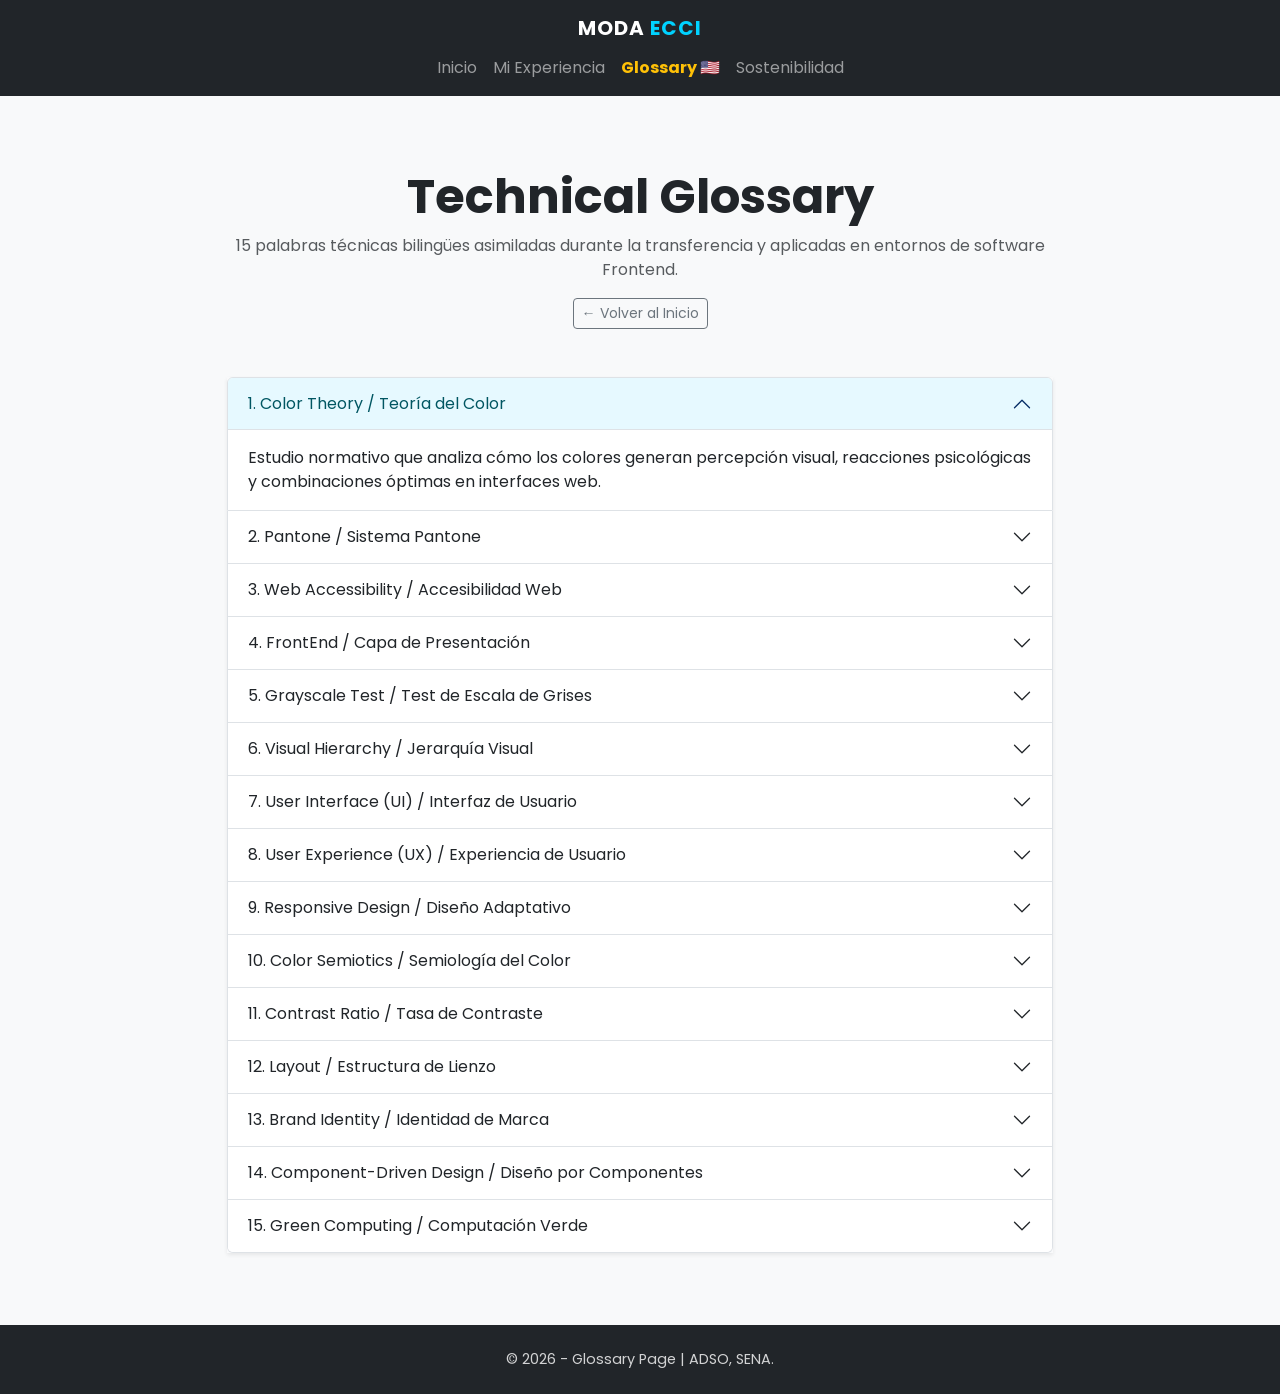
<file: glossary.html>
<!DOCTYPE html>
<html lang="en">
<head>
    <meta charset="UTF-8">
    <meta name="viewport" content="width=device-width, initial-scale=1.0">
    <title>Glossary - Technical Terms</title>
    <link href="https://cdn.jsdelivr.net/npm/bootstrap@5.3.2/dist/css/bootstrap.min.css" rel="stylesheet">
    <link href="https://fonts.googleapis.com/css2?family=Poppins:wght@300;400;600;700&display=swap" rel="stylesheet">
    <link rel="stylesheet" href="css/styles.css">
</head>
<body class="bg-light">

    <nav class="navbar navbar-expand-lg navbar-dark bg-dark sticky-top">
        <div class="container d-flex flex-column align-items-center">
            <a class="navbar-brand format-brand mb-2 mb-lg-0 mx-auto text-center" href="index.html">MODA <span class="text-vibrant">ECCI</span></a>
            <button class="navbar-toggler mb-2" type="button" data-bs-toggle="collapse" data-bs-target="#navbarNav">
                <span class="navbar-toggler-icon"></span>
            </button>
            <div class="collapse navbar-collapse justify-content-center" id="navbarNav">
                <ul class="navbar-nav text-center">
                    <li class="nav-item"><a class="nav-link" href="index.html#inicio">Inicio</a></li>
                    <li class="nav-item"><a class="nav-link" href="index.html#experiencia">Mi Experiencia</a></li>
                    <li class="nav-item"><a class="nav-link active fw-bold text-warning" href="glossary.html">Glossary 🇺🇸</a></li>
                    <li class="nav-item"><a class="nav-link" href="index.html#sostenibilidad">Sostenibilidad</a></li>
                </ul>
            </div>
        </div>
    </nav>

    <main class="container my-5 py-4" style="max-width: 850px;">
        <div class="text-center mb-5">
            <h1 class="display-5 fw-bold">Technical Glossary</h1>
            <p class="text-muted">15 palabras técnicas bilingües asimiladas durante la transferencia y aplicadas en entornos de software Frontend.</p>
            <a href="index.html" class="btn btn-sm btn-outline-secondary">&larr; Volver al Inicio</a>
        </div>

        <div class="accordion shadow-sm" id="glossaryAccordion">
            <div class="accordion-item">
                <h2 class="accordion-header" id="g1">
                    <button class="accordion-button" type="button" data-bs-toggle="collapse" data-bs-target="#c1">
                        1. Color Theory / Teoría del Color
                    </button>
                </h2>
                <div id="c1" class="accordion-collapse collapse show" data-bs-parent="#glossaryAccordion">
                    <div class="accordion-body">Estudio normativo que analiza cómo los colores generan percepción visual, reacciones psicológicas y combinaciones óptimas en interfaces web.</div>
                </div>
            </div>
            <div class="accordion-item">
                <h2 class="accordion-header" id="g2">
                    <button class="accordion-button collapsed" type="button" data-bs-toggle="collapse" data-bs-target="#c2">
                        2. Pantone / Sistema Pantone
                    </button>
                </h2>
                <div id="c2" class="accordion-collapse collapse" data-bs-parent="#glossaryAccordion">
                    <div class="accordion-body">Catálogo estandarizado internacional para la identificación y control de colores exactos en producción gráfica e interfaces de marca.</div>
                </div>
            </div>
            <div class="accordion-item">
                <h2 class="accordion-header" id="g3">
                    <button class="accordion-button collapsed" type="button" data-bs-toggle="collapse" data-bs-target="#c3">
                        3. Web Accessibility / Accesibilidad Web
                    </button>
                </h2>
                <div id="c3" class="accordion-collapse collapse" data-bs-parent="#glossaryAccordion">
                    <div class="accordion-body">Conjunto de pautas (como las WCAG) que aseguran que el software sea usable por personas con capacidades diversas o deficiencias visuales.</div>
                </div>
            </div>
            <div class="accordion-item">
                <h2 class="accordion-header" id="g4">
                    <button class="accordion-button collapsed" type="button" data-bs-toggle="collapse" data-bs-target="#c4">
                        4. FrontEnd / Capa de Presentación
                    </button>
                </h2>
                <div id="c4" class="accordion-collapse collapse" data-bs-parent="#glossaryAccordion">
                    <div class="accordion-body">Segmento del desarrollo de software enfocado en estructurar la interfaz gráfica y los elementos interactivos directos del lado del cliente.</div>
                </div>
            </div>
            <div class="accordion-item">
                <h2 class="accordion-header" id="g5">
                    <button class="accordion-button collapsed" type="button" data-bs-toggle="collapse" data-bs-target="#c5">
                        5. Grayscale Test / Test de Escala de Grises
                    </button>
                </h2>
                <div id="c5" class="accordion-collapse collapse" data-bs-parent="#glossaryAccordion">
                    <div class="accordion-body">Técnica de control de calidad visual que remueve el color para validar si los contrastes y jerarquías tipográficas se mantienen potentes.</div>
                </div>
            </div>
            <div class="accordion-item">
                <h2 class="accordion-header" id="g6">
                    <button class="accordion-button collapsed" type="button" data-bs-toggle="collapse" data-bs-target="#c6">
                        6. Visual Hierarchy / Jerarquía Visual
                    </button>
                </h2>
                <div id="c6" class="accordion-collapse collapse" data-bs-parent="#glossaryAccordion">
                    <div class="accordion-body">Ordenación intencional de componentes en pantalla mediante tamaños, pesos y tonos para estructurar la lectura intuitiva del usuario.</div>
                </div>
            </div>
            <div class="accordion-item">
                <h2 class="accordion-header" id="g7">
                    <button class="accordion-button collapsed" type="button" data-bs-toggle="collapse" data-bs-target="#c7">
                        7. User Interface (UI) / Interfaz de Usuario
                    </button>
                </h2>
                <div id="c7" class="accordion-collapse collapse" data-bs-parent="#glossaryAccordion">
                    <div class="accordion-body">Espacio digital donde ocurren las interacciones hombre-máquina, compuesto por layouts, botones, paletas y tipografías.</div>
                </div>
            </div>
            <div class="accordion-item">
                <h2 class="accordion-header" id="g8">
                    <button class="accordion-button collapsed" type="button" data-bs-toggle="collapse" data-bs-target="#c8">
                        8. User Experience (UX) / Experiencia de Usuario
                    </button>
                </h2>
                <div id="c8" class="accordion-collapse collapse" data-bs-parent="#glossaryAccordion">
                    <div class="accordion-body">Sensaciones y nivel de eficiencia que experimenta una persona al navegar por los flujos lógicos de un aplicativo o software.</div>
                </div>
            </div>
            <div class="accordion-item">
                <h2 class="accordion-header" id="g9">
                    <button class="accordion-button collapsed" type="button" data-bs-toggle="collapse" data-bs-target="#c9">
                        9. Responsive Design / Diseño Adaptativo
                    </button>
                </h2>
                <div id="c9" class="accordion-collapse collapse" data-bs-parent="#glossaryAccordion">
                    <div class="accordion-body">Filosofía de maquetación que, mediante Media Queries o Grid Systems, adapta dinámicamente el layout a resoluciones móviles o desktop.</div>
                </div>
            </div>
            <div class="accordion-item">
                <h2 class="accordion-header" id="g10">
                    <button class="accordion-button collapsed" type="button" data-bs-toggle="collapse" data-bs-target="#c10">
                        10. Color Semiotics / Semiología del Color
                    </button>
                </h2>
                <div id="c10" class="accordion-collapse collapse" data-bs-parent="#glossaryAccordion">
                    <div class="accordion-body">Rama que estudia el significado cultural o los mensajes contextuales latentes detrás de un tono específico (ej. alertas rojas).</div>
                </div>
            </div>
            <div class="accordion-item">
                <h2 class="accordion-header" id="g11">
                    <button class="accordion-button collapsed" type="button" data-bs-toggle="collapse" data-bs-target="#c11">
                        11. Contrast Ratio / Tasa de Contraste
                    </button>
                </h2>
                <div id="c11" class="accordion-collapse collapse" data-bs-parent="#glossaryAccordion">
                    <div class="accordion-body">Proporción numérica de brillo entre un texto y su fondo de pantalla inmediata para certificar óptima legibilidad.</div>
                </div>
            </div>
            <div class="accordion-item">
                <h2 class="accordion-header" id="g12">
                    <button class="accordion-button collapsed" type="button" data-bs-toggle="collapse" data-bs-target="#c12">
                        12. Layout / Estructura de Lienzo
                    </button>
                </h2>
                <div id="c12" class="accordion-collapse collapse" data-bs-parent="#glossaryAccordion">
                    <div class="accordion-body">Esquema o distribución base de las zonas de contenido de un sitio web (Cabecera, Cuerpo, Sidebar, Pie de página).</div>
                </div>
            </div>
            <div class="accordion-item">
                <h2 class="accordion-header" id="g13">
                    <button class="accordion-button collapsed" type="button" data-bs-toggle="collapse" data-bs-target="#c13">
                        13. Brand Identity / Identidad de Marca
                    </button>
                </h2>
                <div id="c13" class="accordion-collapse collapse" data-bs-parent="#glossaryAccordion">
                    <div class="accordion-body">Conjunto de elementos visuales unificados que proyectan la personalidad de una organización, producto o software al mercado.</div>
                </div>
            </div>
            <div class="accordion-item">
                <h2 class="accordion-header" id="g14">
                    <button class="accordion-button collapsed" type="button" data-bs-toggle="collapse" data-bs-target="#c14">
                        14. Component-Driven Design / Diseño por Componentes
                    </button>
                </h2>
                <div id="c14" class="accordion-collapse collapse" data-bs-parent="#glossaryAccordion">
                    <div class="accordion-body">Metodología de desarrollo UI basada en construir piezas de código modulares, independientes y reutilizables.</div>
                </div>
            </div>
            <div class="accordion-item">
                <h2 class="accordion-header" id="g15">
                    <button class="accordion-button collapsed" type="button" data-bs-toggle="collapse" data-bs-target="#c15">
                        15. Green Computing / Computación Verde
                    </button>
                </h2>
                <div id="c15" class="accordion-collapse collapse" data-bs-parent="#glossaryAccordion">
                    <div class="accordion-body">Prácticas eficientes enfocadas en optimizar código y assets multimedia para reducir la huella de carbono y gasto de energía en servidores.</div>
                </div>
            </div>
        </div>
    </main>

    <footer class="bg-dark text-white text-center py-4">
        <p class="mb-0">&copy; 2026 - Glossary Page | ADSO, SENA.</p>
    </footer>

    <script src="https://cdn.jsdelivr.net/npm/bootstrap@5.3.2/dist/js/bootstrap.bundle.min.js"></script>
    <script>
        document.addEventListener('DOMContentLoaded', function () {
            const returnLink = document.querySelector('a[href="index.html"]');
            const fadeDuration = 500;
            if (returnLink) {
                returnLink.addEventListener('click', function (event) {
                    event.preventDefault();
                    document.body.classList.add('fade-out');
                    setTimeout(function () {
                        window.location.href = returnLink.href;
                    }, fadeDuration);
                });
            }
        });
    </script>
</body>
</html>
</file>
<file: css/styles.css>
body {
    font-family: 'Poppins', sans-serif;
    color: #212529;
    background-color: #fafafa;
    transition: opacity 0.5s ease;
}

body.fade-out {
    opacity: 0;
}

.format-brand {
    font-weight: 700;
    letter-spacing: 1px;
}

.text-vibrant {
    color: #00d2ff;
}

.hero-section {
    background: linear-gradient(rgba(0, 0, 0, 0.7), rgba(0, 0, 0, 0.85)), url('../img/20260527_104250.jpg') no-repeat center center/cover;
    height: 70vh;
    min-height: 450px;
}

.btn-custom {
    background-color: #00d2ff;
    color: #000;
    font-weight: 600;
    padding: 10px 25px;
    border-radius: 25px;
    transition: all 0.3s ease;
}

.btn-custom:hover {
    background-color: #fff;
    color: #000;
    transform: translateY(-2px);
}

.intro-img {
    max-height: 250px;
    width: 100%;
    object-fit: cover;
}

.carousel-img {
    width: 100%;
    max-height: 500px;
    object-fit: cover;
}

.card-custom-img {
    width: 100%;
    height: 220px;
    object-fit: cover;
}

.dynamic-card {
    transition: transform 0.3s ease, box-shadow 0.3s ease;
    cursor: pointer;
}

.dynamic-card:hover {
    transform: translateY(-8px);
    box-shadow: 0 10px 20px rgba(0, 0, 0, 0.15) !important;
}

.gallery-placeholder {
    background-color: #e9ecef;
    border: 1px dashed #dee2e6;
    border-radius: 5px;
    overflow: hidden;
    height: 150px;
    display: flex;
    align-items: center;
    justify-content: center;
}

.gallery-placeholder img {
    width: 100%;
    height: 100%;
    object-fit: cover;
}

.gallery-grid {
    display: grid;
    gap: 1rem;
    grid-template-columns: repeat(auto-fit, minmax(180px, 1fr));
    align-items: stretch;
}

.gallery-item {
    border-radius: 18px;
    overflow: hidden;
    background: #f8f9fa;
    box-shadow: 0 14px 35px rgba(0, 0, 0, 0.08);
    transition: transform 0.35s ease, box-shadow 0.35s ease;
    aspect-ratio: 4 / 5;
    min-height: 180px;
}

.gallery-item:hover {
    transform: translateY(-5px);
    box-shadow: 0 22px 45px rgba(0, 0, 0, 0.14);
}

.gallery-item img {
    width: 100%;
    height: 100%;
    object-fit: cover;
    object-position: center;
    transition: transform 0.35s ease, filter 0.35s ease;
}

.gallery-item:hover img {
    transform: scale(1.03);
    filter: saturate(1.05);
}

.gallery-clickable {
    cursor: pointer;
    position: relative;
}

.gallery-clickable::after {
    content: '🔍';
    position: absolute;
    top: 50%;
    left: 50%;
    transform: translate(-50%, -50%);
    font-size: 2.5rem;
    opacity: 0;
    transition: opacity 0.3s ease;
    background: rgba(0, 0, 0, 0.4);
    width: 100%;
    height: 100%;
    display: flex;
    align-items: center;
    justify-content: center;
    border-radius: 18px;
}

.gallery-clickable:hover::after {
    opacity: 1;
}

.accordion-button:not(.collapsed) {
    background-color: #e6f9ff;
    color: #005662;
}

footer p {
    font-size: 0.9rem;
    opacity: 0.8;
}
</file>
